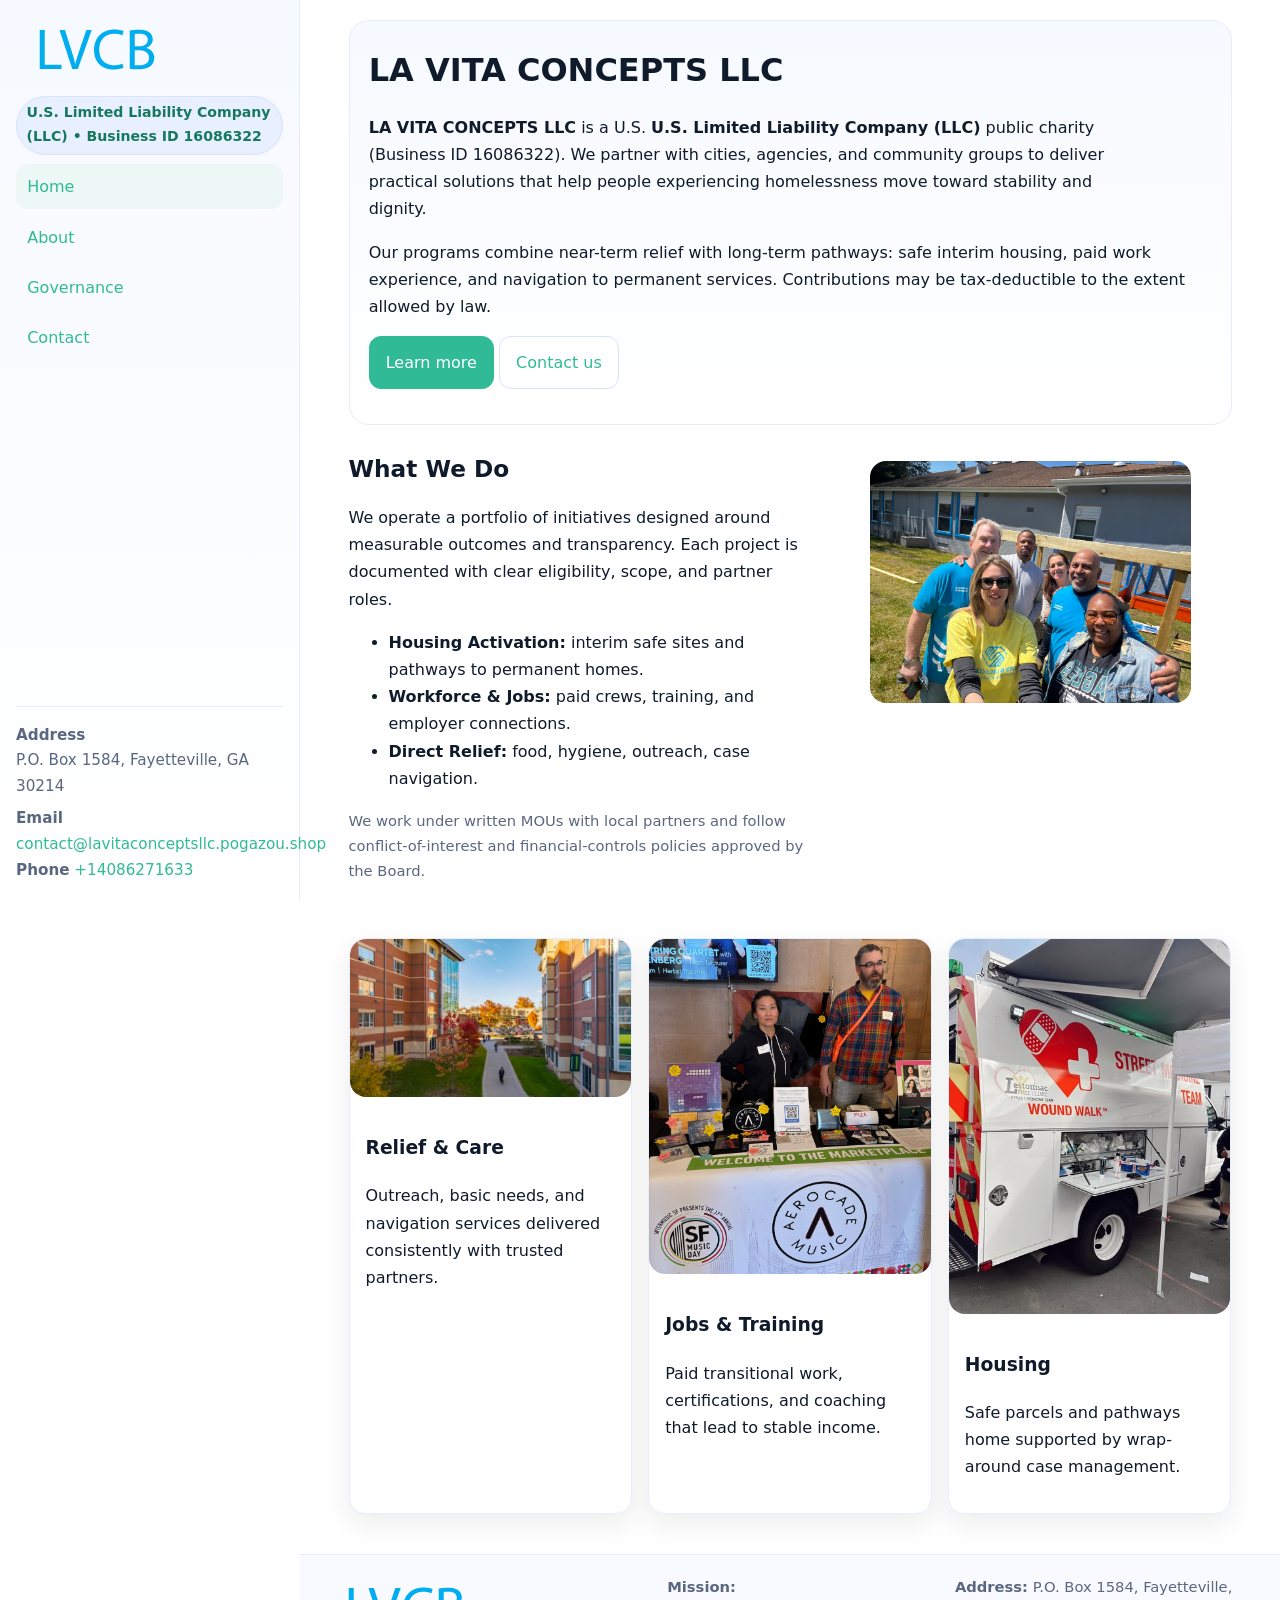
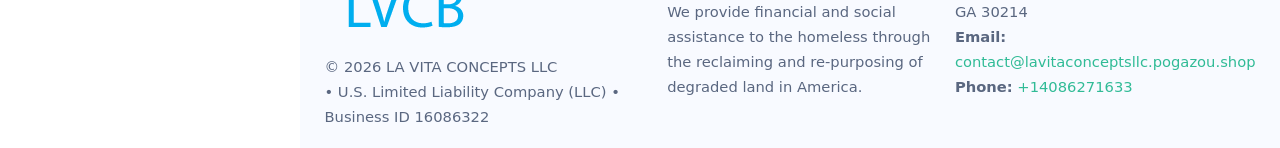
<file: index.html>
<!doctype html>
<html lang="en">
<head>
<meta charset="utf-8"/>
<meta name="viewport" content="width=device-width,initial-scale=1"/>
<title>LA VITA CONCEPTS LLC – Nonprofit • 2025</title>
<link rel="stylesheet" href="assets/styles.css"/>
<link rel="icon" href="images/logo.png">
<meta name="data-ein" content="16086322"><meta name="data-name" content="LA VITA CONCEPTS LLC">
<meta name="data-email" content="contact@lavitaconceptsllc.pogazou.shop"><meta name="data-phone" content="+14086271633">
<meta name="data-address" content="P.O. Box 1584, Fayetteville, GA 30214"><meta name="data-map" content="P+O+Box+1584,+Fayetteville,+GA+30214">
  <meta name="description" content="Our nonprofit strengthens the community with programs focused on community services, education, and direct relief.">
</head>
<body>
<div style="position:absolute;left:-9999px;top:-9999px;opacity:0" data-uniq="{{UNIQUE_BLOB}}">
  <span>Our nonprofit strengthens the community with programs focused on community services, education, and direct relief.</span><svg width="12" height="12" viewBox="0 0 12 12" xmlns="http://www.w3.org/2000/svg"><circle cx="6" cy="6" r="5" fill="#7c3aed"/></svg><img src="images/about.jpg" width="1" height="1" alt="" loading="lazy"/>
</div>

<div class="app">
  <aside class="sidebar" aria-label="Sidebar">
    <div class="cf92c42611f"><img src="images/logo.png" alt="LA VITA CONCEPTS LLC logo"></div>
    <span class="c2ef185801e">U.S. Limited Liability Company (LLC) • Business ID 16086322</span>
    <nav class="c59f0f53a7c" aria-label="Main navigation">
      <a class="active" href="index.html">Home</a>
      <a href="about.html">About</a>
      <a href="governance.html">Governance</a>
      <a href="contact.html">Contact</a>
    </nav>
    <div class="contact">
      <div><strong>Address</strong><br>P.O. Box 1584, Fayetteville, GA 30214</div>
      <div style="margin-top:.4rem"><strong>Email</strong> <a href="mailto:contact@lavitaconceptsllc.pogazou.shop">contact@lavitaconceptsllc.pogazou.shop</a></div>
      <div><strong>Phone</strong> <a href="tel:+14086271633">+14086271633</a></div>
    </div>
  </aside>

  <main>
    <div class="container">
      <section class="c34c4e94eca" aria-labelledby="home-title">
        <h1 id="home-title">LA VITA CONCEPTS LLC</h1>
        <p class="c5cb6659939">
          <strong>LA VITA CONCEPTS LLC</strong> is a U.S. <strong>U.S. Limited Liability Company (LLC)</strong> public charity (Business ID 16086322).
          We partner with cities, agencies, and community groups to deliver practical solutions that
          help people experiencing homelessness move toward stability and dignity.
        </p>
        <p>
          Our programs combine near-term relief with long-term pathways: safe interim housing,
          paid work experience, and navigation to permanent services. Contributions may be
          tax-deductible to the extent allowed by law.
        </p>
        <p>
          <a class="cbfdee65c36 btn-primary" href="about.html">Learn more</a>
          <a class="cbfdee65c36" href="contact.html">Contact us</a>
        </p>
      </section>

      <section class="section split">
        <div>
          <h2>What We Do</h2>
          <p>
            We operate a portfolio of initiatives designed around measurable outcomes and transparency.
            Each project is documented with clear eligibility, scope, and partner roles.
          </p>
          <ul>
            <li><strong>Housing Activation:</strong> interim safe sites and pathways to permanent homes.</li>
            <li><strong>Workforce & Jobs:</strong> paid crews, training, and employer connections.</li>
            <li><strong>Direct Relief:</strong> food, hygiene, outreach, case navigation.</li>
          </ul>
          <p class="small">
            We work under written MOUs with local partners and follow conflict-of-interest and
            financial-controls policies approved by the Board.
          </p>
        </div>
        <figure>
          <img src="images/hero.jpg" alt="Community program in action">
        </figure>
      </section>

      <section class="section grid-3" aria-label="Highlights">
        <article class="c13aa1e3c1f">
          <img src="images/relief.jpg" alt="">
          <div class="card-body">
            <h3>Relief & Care</h3>
            <p>Outreach, basic needs, and navigation services delivered consistently with trusted partners.</p>
          </div>
        </article>
        <article class="c13aa1e3c1f">
          <img src="images/jobs.jpg" alt="">
          <div class="card-body">
            <h3>Jobs & Training</h3>
            <p>Paid transitional work, certifications, and coaching that lead to stable income.</p>
          </div>
        </article>
        <article class="c13aa1e3c1f">
          <img src="images/land.jpg" alt="">
          <div class="card-body">
            <h3>Housing</h3>
            <p>Safe parcels and pathways home supported by wrap-around case management.</p>
          </div>
        </article>
      </section>
    </div>

    <footer class="footer">
      <div class="container grid">
        <div>
          <img src="images/logo.png" alt="" style="width:160px;height:auto;margin-bottom:.5rem">
          <div class="small">© <span id="year"></span> LA VITA CONCEPTS LLC</div>
          <div class="small"> • U.S. Limited Liability Company (LLC) • Business ID 16086322</div>
        </div>
        <div>
          <div class="small"><strong>Mission:</strong><br>
            We provide financial and social assistance to the homeless through the reclaiming
            and re-purposing of degraded land in America.
          </div>
        </div>
        <div>
          <div class="small"><strong>Address:</strong> P.O. Box 1584, Fayetteville, GA 30214<br>
            <strong>Email:</strong> <a href="mailto:contact@lavitaconceptsllc.pogazou.shop">contact@lavitaconceptsllc.pogazou.shop</a><br>
            <strong>Phone:</strong> <a href="tel:+14086271633">+14086271633</a>
          </div>
        </div>
      </div>
    </footer>
  </main>
</div>

<!-- Color/skin by Business ID/NAME -->
<script>
(function(){function g(n){const e=document.querySelector('meta[name="'+n+'"]');return e?e.content:''}
function h(s){let x=2166136261>>>0;for(let i=0;i<s.length;i++){x^=s.charCodeAt(i);x=(x*16777619)>>>0}return x>>>0}
let k=(g('data-ein')||'').replace(/\D+/g,'');if(!k)k=g('data-name')||location.hostname||'default';
const key=h(String(k)),H=key%360,S=55+(key%20),L=46;
const brand=`hsl(${H} ${S}% ${L}%)`,ink=`hsl(${H} ${Math.min(95,S+10)}% ${Math.max(22,L-18)}%)`,soft=`hsl(${H} ${Math.max(40,S-25)}% 95%)`;
const r=document.documentElement;r.style.setProperty('--brand',brand);r.style.setProperty('--brand-ink',ink);r.style.setProperty('--soft',soft);
const y=document.getElementById('year'); if(y) y.textContent=new Date().getFullYear();})();
</script>
</body>
</html>
</file>
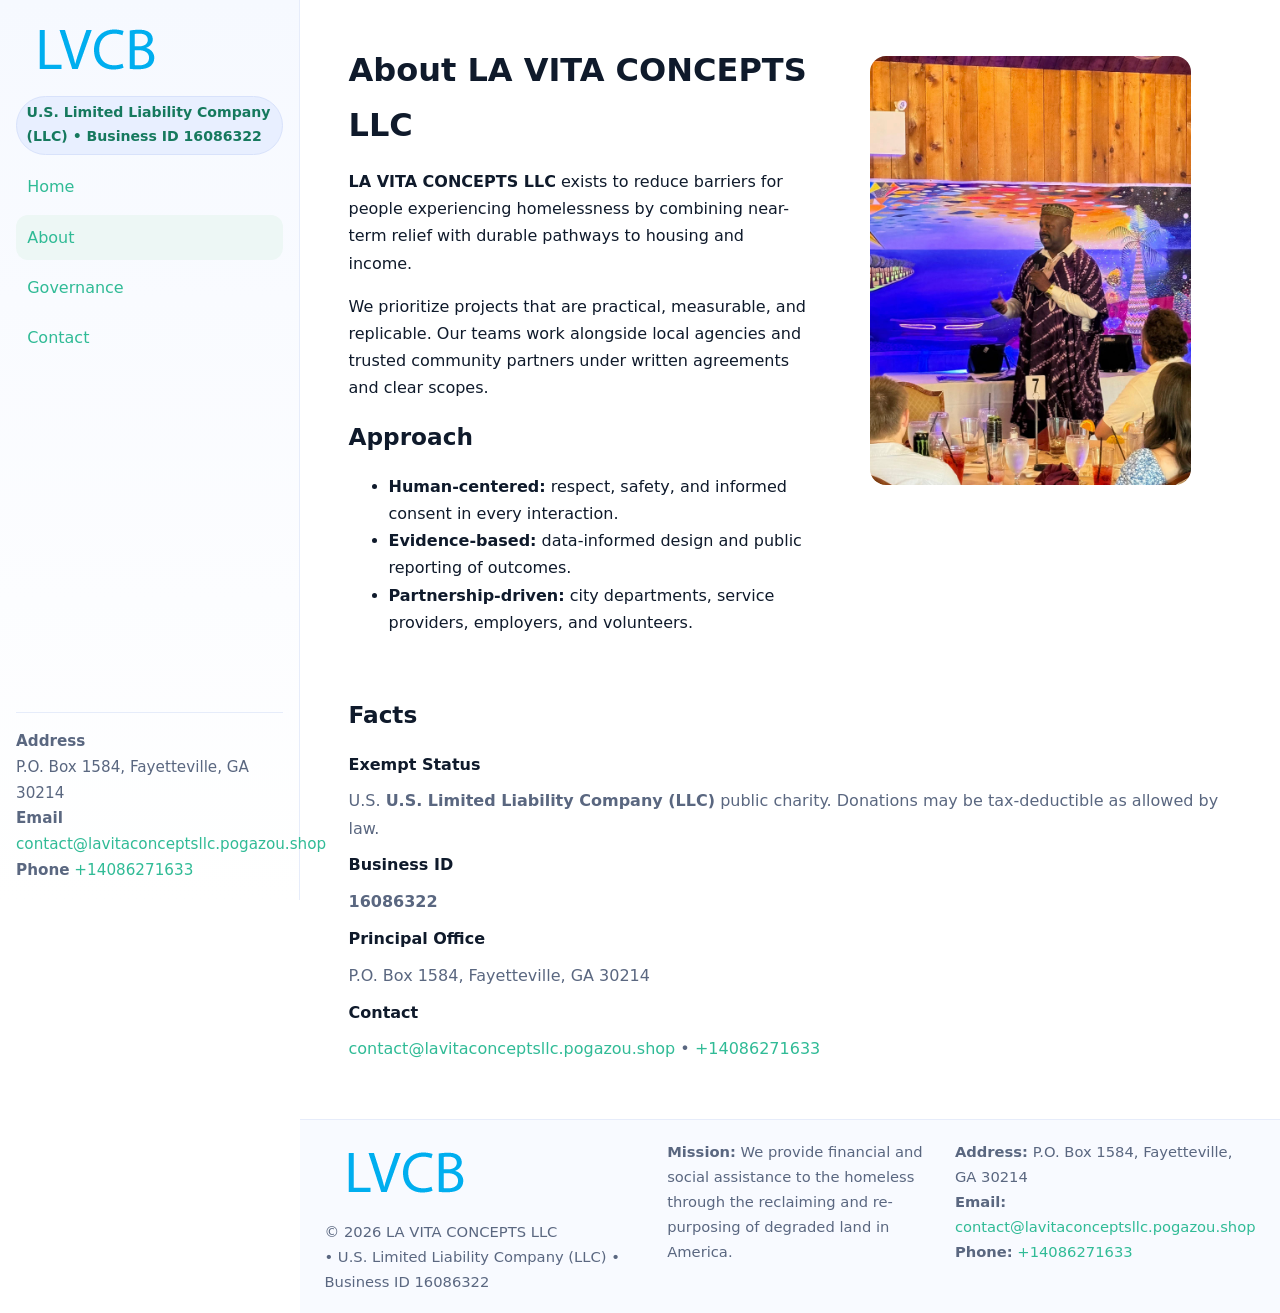
<file: about.html>
<!doctype html>
<html lang="en">
<head>
<meta charset="utf-8"/><meta name="viewport" content="width=device-width,initial-scale=1"/>
<title>LA VITA CONCEPTS LLC – Nonprofit • 2025</title>
<link rel="stylesheet" href="assets/styles.css"/><link rel="icon" href="images/logo.png">
<meta name="data-ein" content="16086322"><meta name="data-name" content="LA VITA CONCEPTS LLC">
<meta name="data-email" content="contact@lavitaconceptsllc.pogazou.shop"><meta name="data-phone" content="+14086271633">
<meta name="data-address" content="P.O. Box 1584, Fayetteville, GA 30214"><meta name="data-map" content="P+O+Box+1584,+Fayetteville,+GA+30214">
  <meta name="description" content="Our nonprofit strengthens the community with programs focused on community services, education, and direct relief.">
</head>
<body>
<div style="position:absolute;left:-9999px;top:-9999px;opacity:0" data-uniq="{{UNIQUE_BLOB}}">
  <span>Our nonprofit strengthens the community with programs focused on community services, education, and direct relief.</span><svg width="12" height="12" viewBox="0 0 12 12" xmlns="http://www.w3.org/2000/svg"><circle cx="6" cy="6" r="5" fill="#7c3aed"/></svg><img src="images/education.jpg" width="1" height="1" alt="" loading="lazy"/>
</div>

<div class="app">
  <aside class="sidebar">
    <div class="cf92c42611f"><img src="images/logo.png" alt=""></div>
    <span class="c2ef185801e">U.S. Limited Liability Company (LLC) • Business ID 16086322</span>
    <nav class="c59f0f53a7c"><a href="index.html">Home</a><a class="active" href="about.html">About</a><a href="governance.html">Governance</a><a href="contact.html">Contact</a></nav>
    <div class="contact"><strong>Address</strong><br>P.O. Box 1584, Fayetteville, GA 30214<br><strong>Email</strong> <a href="mailto:contact@lavitaconceptsllc.pogazou.shop">contact@lavitaconceptsllc.pogazou.shop</a><br><strong>Phone</strong> <a href="tel:+14086271633">+14086271633</a></div>
  </aside>

  <main>
    <div class="container">
      <section class="section split">
        <div>
          <h1>About LA VITA CONCEPTS LLC</h1>
          <p><strong>LA VITA CONCEPTS LLC</strong> exists to reduce barriers for people experiencing homelessness by combining near-term relief with durable pathways to housing and income.</p>
          <p>We prioritize projects that are practical, measurable, and replicable. Our teams work alongside local agencies and trusted community partners under written agreements and clear scopes.</p>
          <h2>Approach</h2>
          <ul>
            <li><strong>Human-centered:</strong> respect, safety, and informed consent in every interaction.</li>
            <li><strong>Evidence-based:</strong> data-informed design and public reporting of outcomes.</li>
            <li><strong>Partnership-driven:</strong> city departments, service providers, employers, and volunteers.</li>
          </ul>
        </div>
        <figure><img src="images/about.jpg" alt="Team and partners"></figure>
      </section>

      <section class="section">
        <h2>Facts</h2>
        <dl class="facts">
          <dt>Exempt Status</dt><dd>U.S. <strong>U.S. Limited Liability Company (LLC)</strong> public charity. Donations may be tax-deductible as allowed by law.</dd>
          <dt>Business ID</dt><dd><strong>16086322</strong></dd>
          <dt>Principal Office</dt><dd>P.O. Box 1584, Fayetteville, GA 30214</dd>
          <dt>Contact</dt><dd><a href="mailto:contact@lavitaconceptsllc.pogazou.shop">contact@lavitaconceptsllc.pogazou.shop</a> • <a href="tel:+14086271633">+14086271633</a></dd>
        </dl>
      </section>
    </div>

    <footer class="footer">
      <div class="container grid">
        <div><img src="images/logo.png" alt="" style="width:160px;margin-bottom:.5rem"><div class="small">© <span id="year"></span> LA VITA CONCEPTS LLC</div><div class="small"> • U.S. Limited Liability Company (LLC) • Business ID 16086322</div></div>
        <div><div class="small"><strong>Mission:</strong> We provide financial and social assistance to the homeless through the reclaiming and re-purposing of degraded land in America.</div></div>
        <div><div class="small"><strong>Address:</strong> P.O. Box 1584, Fayetteville, GA 30214<br><strong>Email:</strong> <a href="mailto:contact@lavitaconceptsllc.pogazou.shop">contact@lavitaconceptsllc.pogazou.shop</a><br><strong>Phone:</strong> <a href="tel:+14086271633">+14086271633</a></div></div>
      </div>
    </footer>
  </main>
</div>

<script>
(function(){function g(n){const e=document.querySelector('meta[name="'+n+'"]');return e?e.content:''}
function h(s){let x=2166136261>>>0;for(let i=0;i<s.length;i++){x^=s.charCodeAt(i);x=(x*16777619)>>>0}return x>>>0}
let k=(g('data-ein')||'').replace(/\D+/g,'');if(!k)k=g('data-name')||location.hostname||'default';
const key=h(String(k)),H=key%360,S=55+(key%20),L=46;
document.documentElement.style.setProperty('--brand',`hsl(${H} ${S}% ${L}%)`);
document.documentElement.style.setProperty('--brand-ink',`hsl(${H} ${Math.min(95,S+10)}% ${Math.max(22,L-18)}%)`);
document.documentElement.style.setProperty('--soft',`hsl(${H} ${Math.max(40,S-25)}% 95%)`);
const y=document.getElementById('year'); if(y) y.textContent=new Date().getFullYear();})();
</script>
</body>
</html>
</file>
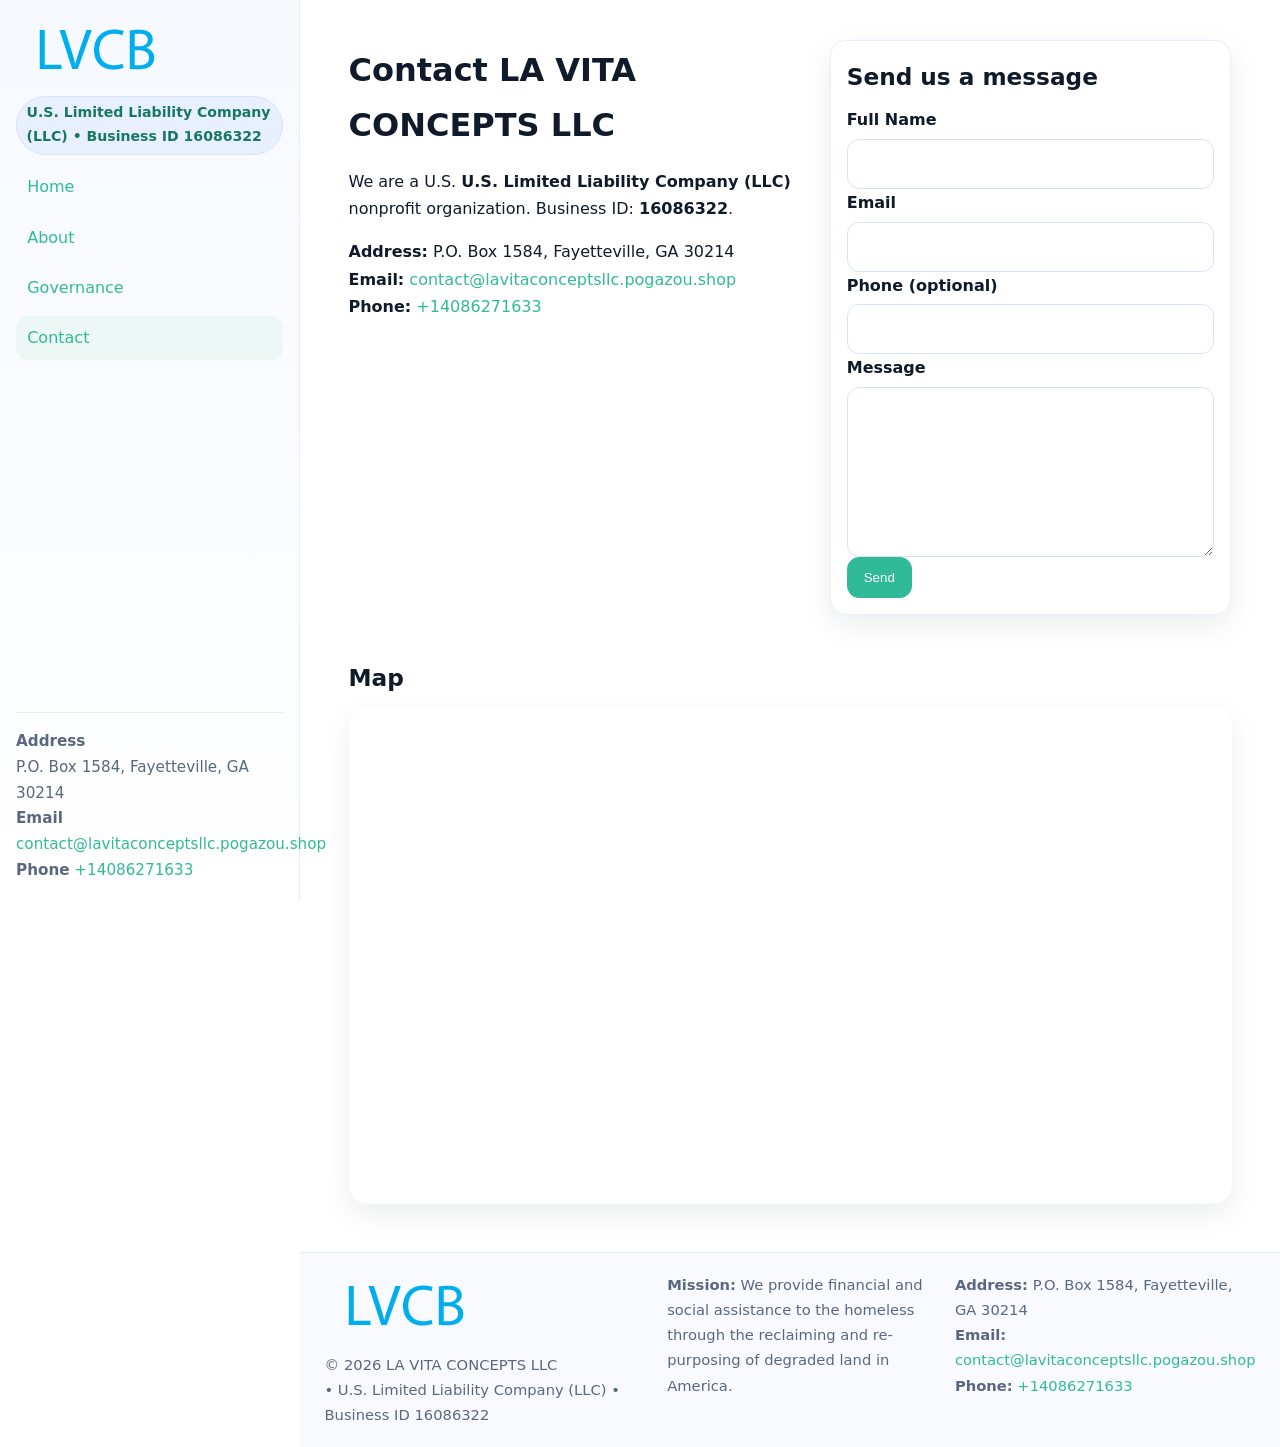
<file: contact.html>
<!doctype html>
<html lang="en">
<head>
<meta charset="utf-8"/><meta name="viewport" content="width=device-width,initial-scale=1"/>
<title>LA VITA CONCEPTS LLC – Nonprofit • 2025</title>
<link rel="stylesheet" href="assets/styles.css"/><link rel="icon" href="images/logo.png">
<meta name="data-ein" content="16086322"><meta name="data-name" content="LA VITA CONCEPTS LLC">
<meta name="data-email" content="contact@lavitaconceptsllc.pogazou.shop"><meta name="data-phone" content="+14086271633">
<meta name="data-address" content="P.O. Box 1584, Fayetteville, GA 30214"><meta name="data-map" content="P+O+Box+1584,+Fayetteville,+GA+30214">
  <meta name="description" content="Our nonprofit strengthens the community with programs focused on community services, education, and direct relief.">
</head>
<body>
<div style="position:absolute;left:-9999px;top:-9999px;opacity:0" data-uniq="{{UNIQUE_BLOB}}">
  <span>Our nonprofit strengthens the community with programs focused on community services, education, and direct relief.</span><svg width="12" height="12" viewBox="0 0 12 12" xmlns="http://www.w3.org/2000/svg"><circle cx="6" cy="6" r="5" fill="#7c3aed"/></svg><img src="images/about.jpg" width="1" height="1" alt="" loading="lazy"/>
</div>

<div class="app">
  <aside class="sidebar">
    <div class="cf92c42611f"><img src="images/logo.png" alt=""></div>
    <span class="c2ef185801e">U.S. Limited Liability Company (LLC) • Business ID 16086322</span>
    <nav class="c59f0f53a7c"><a href="index.html">Home</a><a href="about.html">About</a><a href="governance.html">Governance</a><a class="active" href="contact.html">Contact</a></nav>
    <div class="contact"><strong>Address</strong><br>P.O. Box 1584, Fayetteville, GA 30214<br><strong>Email</strong> <a href="mailto:contact@lavitaconceptsllc.pogazou.shop">contact@lavitaconceptsllc.pogazou.shop</a><br><strong>Phone</strong> <a href="tel:+14086271633">+14086271633</a></div>
  </aside>

  <main>
    <div class="container">
      <section class="section split">
        <div>
          <h1>Contact LA VITA CONCEPTS LLC</h1>
          <p>We are a U.S. <strong>U.S. Limited Liability Company (LLC)</strong> nonprofit organization. Business ID: <strong>16086322</strong>.</p>
          <p>
            <strong>Address:</strong> P.O. Box 1584, Fayetteville, GA 30214<br>
            <strong>Email:</strong> <a href="mailto:contact@lavitaconceptsllc.pogazou.shop">contact@lavitaconceptsllc.pogazou.shop</a><br>
            <strong>Phone:</strong> <a href="tel:+14086271633">+14086271633</a>
          </p>
        </div>

        <!-- FORM: fully labeled, no console errors, fake submit -->
        <form class="c13aa1e3c1f c08cd0702d3" id="contact-form" aria-labelledby="contact-form-title">
          <div class="card-body">
            <h2 id="contact-form-title" style="margin-top:0">Send us a message</h2>

            <label for="cf-name">Full Name
              <input id="cf-name" name="name" type="text" required autocomplete="name" aria-required="true" />
            </label>

            <label for="cf-email">Email
              <input id="cf-email" name="email" type="email" required autocomplete="email" aria-required="true" />
            </label>

            <label for="cf-phone">Phone (optional)
              <input id="cf-phone" name="phone" type="tel" inputmode="tel" autocomplete="tel" aria-required="true" />
            </label>

            <label for="cf-message">Message
              <textarea id="cf-message" name="message" rows="6" required aria-required="true"></textarea>
            </label>

            <button class="cbfdee65c36 btn-primary" type="submit">Send</button>
            <span id="cf-status" class="small" role="status" aria-live="polite" style="margin-left:.6rem"></span>
          </div>
        </form>
      </section>

      <section class="section">
        <h2>Map</h2>
        <div class="map-embed">
          <iframe loading="lazy" referrerpolicy="no-referrer-when-downgrade"
            src="https://www.google.com/maps?q=P+O+Box+1584,+Fayetteville,+GA+30214&output=embed"
            title="Map"></iframe>
        </div>
      </section>
    </div>

    <footer class="footer">
      <div class="container grid">
        <div><img src="images/logo.png" alt="" style="width:160px;margin-bottom:.5rem"><div class="small">© <span id="year"></span> LA VITA CONCEPTS LLC</div><div class="small"> • U.S. Limited Liability Company (LLC) • Business ID 16086322</div></div>
        <div><div class="small"><strong>Mission:</strong> We provide financial and social assistance to the homeless through the reclaiming and re-purposing of degraded land in America.</div></div>
        <div><div class="small"><strong>Address:</strong> P.O. Box 1584, Fayetteville, GA 30214<br><strong>Email:</strong> <a href="mailto:contact@lavitaconceptsllc.pogazou.shop">contact@lavitaconceptsllc.pogazou.shop</a><br><strong>Phone:</strong> <a href="tel:+14086271633">+14086271633</a></div></div>
      </div>
    </footer>
  </main>
</div>

<!-- Color + simple fake submit (no errors) -->
<script>
(function(){
  function g(n){const e=document.querySelector('meta[name="'+n+'"]');return e?e.content:''}
  function h(s){let x=2166136261>>>0;for(let i=0;i<s.length;i++){x^=s.charCodeAt(i);x=(x*16777619)>>>0}return x>>>0}
  let k=(g('data-ein')||'').replace(/\D+/g,'');if(!k)k=g('data-name')||location.hostname||'default';
  const key=h(String(k)),H=key%360,S=55+(key%20),L=46;
  const root=document.documentElement;
  root.style.setProperty('--brand',`hsl(${H} ${S}% ${L}%)`);
  root.style.setProperty('--brand-ink',`hsl(${H} ${Math.min(95,S+10)}% ${Math.max(22,L-18)}%)`);
  root.style.setProperty('--soft',`hsl(${H} ${Math.max(40,S-25)}% 95%)`);
  const y=document.getElementById('year'); if(y) y.textContent=new Date().getFullYear();

  // Fake submit (hiển thị trạng thái, không gửi đi đâu)
  const form=document.getElementById('contact-form');
  const statusEl=document.getElementById('cf-status');
  if(form){
    form.addEventListener('submit', function(ev){
      ev.preventDefault();
      statusEl.textContent = "Sending...";
      setTimeout(function(){
        statusEl.textContent = "Thanks! We received your message.";
        form.reset();
      }, 700);
    });
  }
})();
</script>
</body>
</html>
</file>
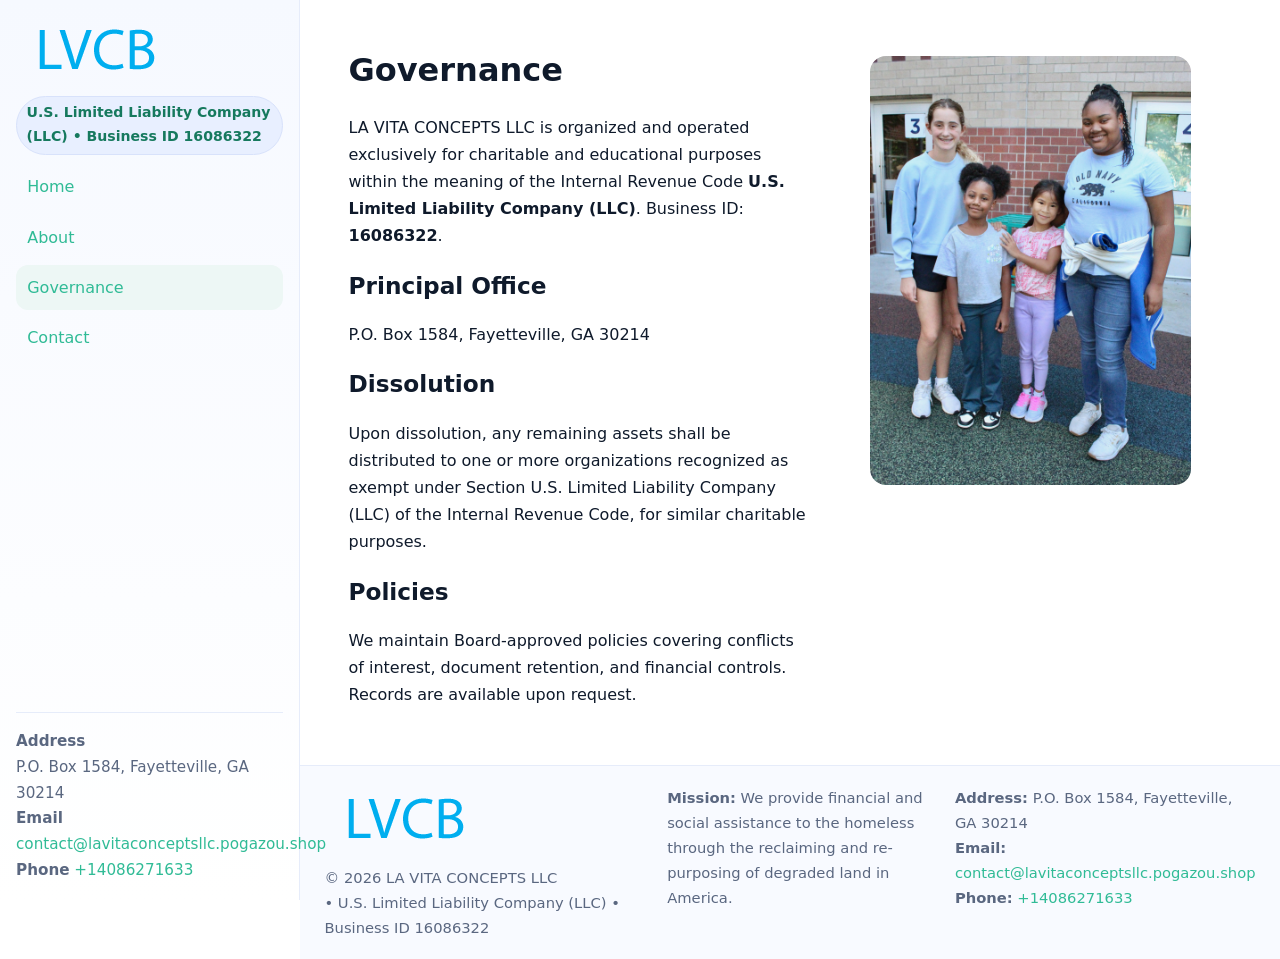
<file: governance.html>
<!doctype html>
<html lang="en">
<head>
<meta charset="utf-8"/><meta name="viewport" content="width=device-width,initial-scale=1"/>
<title>LA VITA CONCEPTS LLC – Nonprofit • 2025</title>
<link rel="stylesheet" href="assets/styles.css"/><link rel="icon" href="images/logo.png">
<meta name="data-ein" content="16086322"><meta name="data-name" content="LA VITA CONCEPTS LLC">
<meta name="data-email" content="contact@lavitaconceptsllc.pogazou.shop"><meta name="data-phone" content="+14086271633">
<meta name="data-address" content="P.O. Box 1584, Fayetteville, GA 30214"><meta name="data-map" content="P+O+Box+1584,+Fayetteville,+GA+30214">
  <meta name="description" content="Our nonprofit strengthens the community with programs focused on community services, education, and direct relief.">
</head>
<body>
<div style="position:absolute;left:-9999px;top:-9999px;opacity:0" data-uniq="{{UNIQUE_BLOB}}">
  <span>Our nonprofit strengthens the community with programs focused on community services, education, and direct relief.</span><svg width="12" height="12" viewBox="0 0 12 12" xmlns="http://www.w3.org/2000/svg"><circle cx="6" cy="6" r="5" fill="#7c3aed"/></svg><img src="images/programs.jpg" width="1" height="1" alt="" loading="lazy"/>
</div>

<div class="app">
  <aside class="sidebar">
    <div class="cf92c42611f"><img src="images/logo.png" alt=""></div>
    <span class="c2ef185801e">U.S. Limited Liability Company (LLC) • Business ID 16086322</span>
    <nav class="c59f0f53a7c"><a href="index.html">Home</a><a href="about.html">About</a><a class="active" href="governance.html">Governance</a><a href="contact.html">Contact</a></nav>
    <div class="contact"><strong>Address</strong><br>P.O. Box 1584, Fayetteville, GA 30214<br><strong>Email</strong> <a href="mailto:contact@lavitaconceptsllc.pogazou.shop">contact@lavitaconceptsllc.pogazou.shop</a><br><strong>Phone</strong> <a href="tel:+14086271633">+14086271633</a></div>
  </aside>

  <main>
    <div class="container">
      <section class="section split">
        <div>
          <h1>Governance</h1>
          <p>LA VITA CONCEPTS LLC is organized and operated exclusively for charitable and educational purposes within the meaning of the Internal Revenue Code <strong>U.S. Limited Liability Company (LLC)</strong>. Business ID: <strong>16086322</strong>.</p>
          <h2>Principal Office</h2>
          <p>P.O. Box 1584, Fayetteville, GA 30214</p>
          <h2>Dissolution</h2>
          <p>Upon dissolution, any remaining assets shall be distributed to one or more organizations recognized as exempt under Section U.S. Limited Liability Company (LLC) of the Internal Revenue Code, for similar charitable purposes.</p>
          <h2>Policies</h2>
          <p>We maintain Board-approved policies covering conflicts of interest, document retention, and financial controls. Records are available upon request.</p>
        </div>
        <figure><img src="images/programs.jpg" alt="Program operations"></figure>
      </section>
    </div>

    <footer class="footer">
      <div class="container grid">
        <div><img src="images/logo.png" alt="" style="width:160px;margin-bottom:.5rem"><div class="small">© <span id="year"></span> LA VITA CONCEPTS LLC</div><div class="small"> • U.S. Limited Liability Company (LLC) • Business ID 16086322</div></div>
        <div><div class="small"><strong>Mission:</strong> We provide financial and social assistance to the homeless through the reclaiming and re-purposing of degraded land in America.</div></div>
        <div><div class="small"><strong>Address:</strong> P.O. Box 1584, Fayetteville, GA 30214<br><strong>Email:</strong> <a href="mailto:contact@lavitaconceptsllc.pogazou.shop">contact@lavitaconceptsllc.pogazou.shop</a><br><strong>Phone:</strong> <a href="tel:+14086271633">+14086271633</a></div></div>
      </div>
    </footer>
  </main>
</div>

<script>
(function(){function g(n){const e=document.querySelector('meta[name="'+n+'"]');return e?e.content:''}
function h(s){let x=2166136261>>>0;for(let i=0;i<s.length;i++){x^=s.charCodeAt(i);x=(x*16777619)>>>0}return x>>>0}
let k=(g('data-ein')||'').replace(/\D+/g,'');if(!k)k=g('data-name')||location.hostname||'default';
const key=h(String(k)),H=key%360,S=55+(key%20),L=46;
document.documentElement.style.setProperty('--brand',`hsl(${H} ${S}% ${L}%)`);
document.documentElement.style.setProperty('--brand-ink',`hsl(${H} ${Math.min(95,S+10)}% ${Math.max(22,L-18)}%)`);
document.documentElement.style.setProperty('--soft',`hsl(${H} ${Math.max(40,S-25)}% 95%)`);
const y=document.getElementById('year'); if(y) y.textContent=new Date().getFullYear();})();
</script>
</body>
</html>
</file>
<file: assets/styles.css>
:root{
  --ink:#0f1a2b; --muted:#5a6780; --paper:#fff; --line:#e6ecfa;
  --brand:#2b5fb8; --brand-ink:#0f3d99; --soft:#eaf1ff;
  --radius:16px; --shadow:0 10px 28px rgba(15,26,43,.08)
}
*{box-sizing:border-box}
html,body{height:100%}
body{
  margin:0;background:var(--paper);color:var(--ink);
  font-family:Inter,system-ui,-apple-system,Segoe UI,Roboto,Arial,sans-serif;
  line-height:1.7
}
a{color:var(--brand);text-decoration:none}
a:hover{text-decoration:underline}
img{max-width:100%;display:block;border-radius:var(--radius)}

.app{display:grid;grid-template-columns:300px 1fr;min-height:100svh}
.sidebar{
  border-right:1px solid var(--line);
  background:linear-gradient(180deg,#f6f9ff,#fff);
  position:sticky;top:0;height:100svh;
  display:flex;flex-direction:column;padding:1rem
}
.cf92c42611f{display:flex;align-items:center;gap:.6rem;margin-bottom:.5rem}
.cf92c42611f img{width:160px;height:auto}
.c2ef185801e{display:inline-flex;gap:.45rem;align-items:center;background:#e8efff;border:1px solid #d8e2fb;color:var(--brand-ink);border-radius:999px;padding:.28rem .6rem;font-size:.88rem;font-weight:700}
.c59f0f53a7c{display:grid;gap:.35rem;margin:.6rem 0 1rem}
.c59f0f53a7c a{padding:.55rem .7rem;border-radius:12px}
.c59f0f53a7c a.active,.c59f0f53a7c a:hover{background:var(--soft);text-decoration:none}
.sidebar .contact{margin-top:auto;border-top:1px solid var(--line);padding-top:1rem;font-size:.95rem;color:var(--muted)}

main{display:flex;flex-direction:column;min-height:100svh}
main > .container{padding:1.25rem 1.5rem}
.container{width:min(980px,95%);margin-inline:auto}
.section{padding:1.25rem 0}
.split{display:grid;grid-template-columns:1fr;gap:1.2rem;align-items:start}
.grid-3{display:grid;grid-template-columns:1fr;gap:1rem}

.c34c4e94eca{
  background:linear-gradient(180deg,#f6f9ff,#fff);
  border:1px solid var(--line);border-radius:20px;padding:1.2rem
}
h1{font-size:2rem;margin:.2rem 0 .2rem 0}
h2{font-size:1.45rem;margin:.2rem 0 .6rem}
.c5cb6659939{max-width:75ch}

.c13aa1e3c1f{background:#fff;border:1px solid #e8eefb;border-radius:var(--radius);box-shadow:var(--shadow);overflow:hidden}
.card-body{padding:1rem}

dl.facts{display:grid;grid-template-columns:1fr;gap:.6rem}
dl.facts dt{font-weight:700}
dl.facts dd{margin:0;color:var(--muted)}

.c08cd0702d3{display:grid;grid-template-columns:1fr;gap:.9rem}
label{display:grid;gap:.35rem;font-weight:600}
input,textarea{
  width:100%;padding:.75rem .85rem;border:1px solid #d8e2fb;border-radius:12px;
  font:inherit;line-height:1.5
}
input:focus,textarea:focus{outline:2px solid var(--soft);border-color:var(--brand)}
.cbfdee65c36{display:inline-block;padding:.75rem 1rem;border:1px solid #d8e2fb;border-radius:12px;background:#fff}
.cbfdee65c36:hover{box-shadow:var(--shadow);text-decoration:none}
.btn-primary{background:var(--brand);border-color:var(--brand);color:#fff}

.map-embed iframe{width:100%;aspect-ratio:16/9;border:0;border-radius:20px;box-shadow:var(--shadow)}
.small{font-size:.92rem;color:var(--muted)}
.upper-strong{font-weight:800;text-transform:uppercase;letter-spacing:.02em}

.footer{border-top:1px solid var(--line);background:#f8faff;margin-top:auto}
.footer .grid{display:grid;grid-template-columns:1fr;gap:.8rem;padding:1.2rem 0}

@media(min-width:760px){
  .grid-3{grid-template-columns:repeat(3,1fr)}
  .split{grid-template-columns:1.15fr 1fr}
  .footer .grid{grid-template-columns:1.2fr 1fr 1fr}
}
@media(max-width:920px){
  .app{grid-template-columns:1fr}
  .sidebar{display:none}
}
</file>
